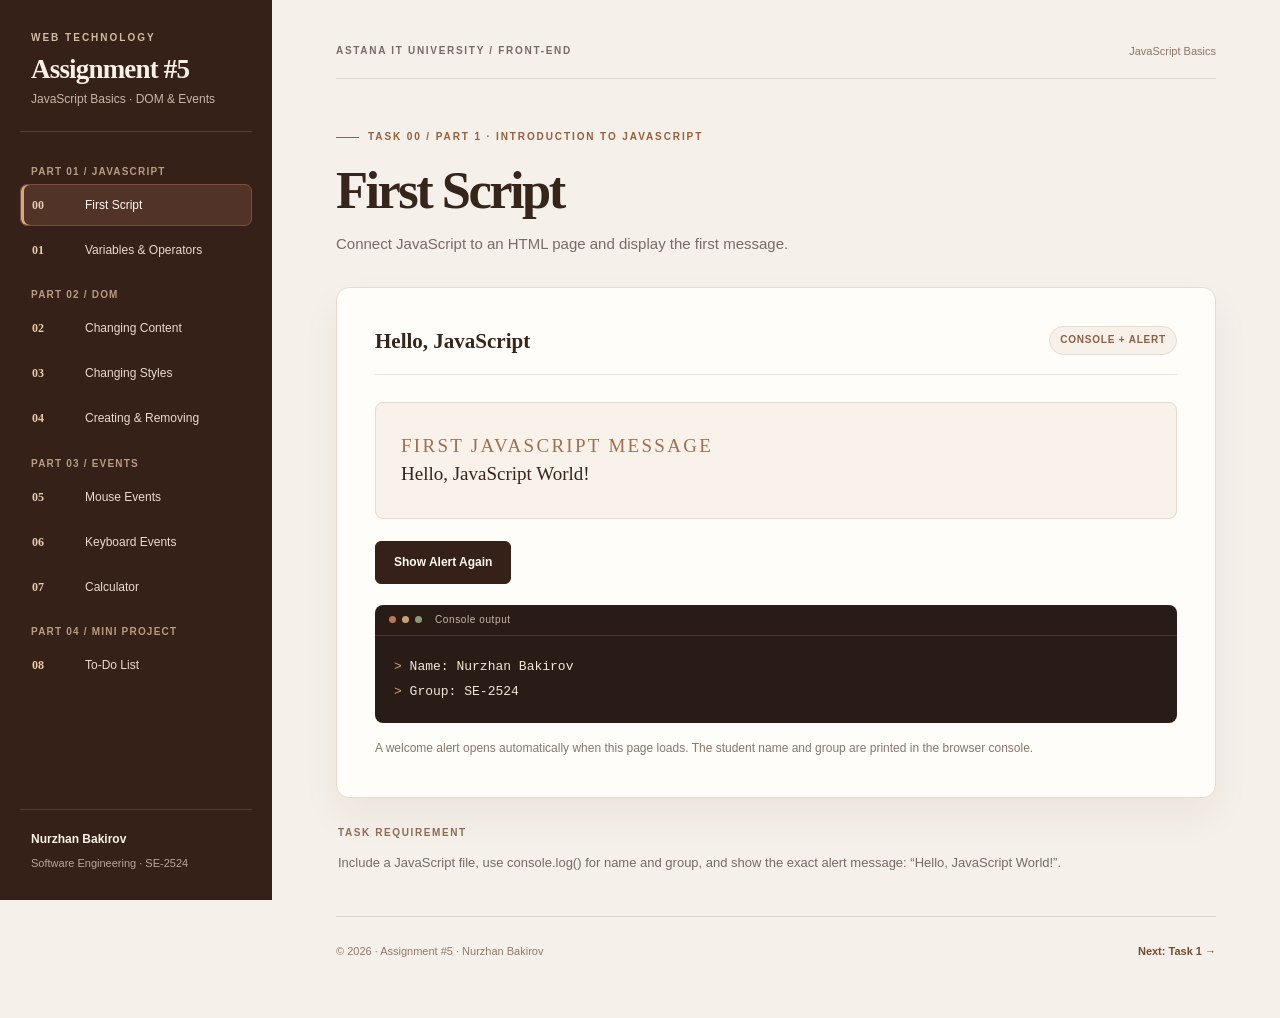
<file: webassignment5/index.html>
<!DOCTYPE html>
<html lang="en">
<head>
  <meta charset="UTF-8">
  <meta name="viewport" content="width=device-width, initial-scale=1.0">
  <meta name="description" content="Assignment 5: JavaScript Basics - Task 0: First Script.">
  <title>Task 0 - First Script | Assignment #5</title>
  <link rel="stylesheet" href="style.css">
  <script src="script.js" defer></script>
</head>
<body data-task="0">
  <div class="layout">
    <aside class="sidebar">
      <div class="brand"><span class="brand-small">Web Technology</span><h2>Assignment #5</h2><p>JavaScript Basics · DOM &amp; Events</p></div>
      <nav aria-label="Assignment tasks">
        <div class="nav-group">Part 01 / JavaScript</div>
        <a class="task-link active" href="index.html" aria-current="page"><span class="number">00</span><span class="name">First Script</span></a>
        <a class="task-link" href="task1.html"><span class="number">01</span><span class="name">Variables &amp; Operators</span></a>
        <div class="nav-group">Part 02 / DOM</div>
        <a class="task-link" href="task2.html"><span class="number">02</span><span class="name">Changing Content</span></a>
        <a class="task-link" href="task3.html"><span class="number">03</span><span class="name">Changing Styles</span></a>
        <a class="task-link" href="task4.html"><span class="number">04</span><span class="name">Creating &amp; Removing</span></a>
        <div class="nav-group">Part 03 / Events</div>
        <a class="task-link" href="task5.html"><span class="number">05</span><span class="name">Mouse Events</span></a>
        <a class="task-link" href="task6.html"><span class="number">06</span><span class="name">Keyboard Events</span></a>
        <a class="task-link" href="task7.html"><span class="number">07</span><span class="name">Calculator</span></a>
        <div class="nav-group">Part 04 / Mini Project</div>
        <a class="task-link" href="task8.html"><span class="number">08</span><span class="name">To-Do List</span></a>
      </nav>
      <div class="sidebar-bottom"><strong>Nurzhan Bakirov</strong><span>Software Engineering · SE-2524</span></div>
    </aside>
    <main class="main">
      <div class="main-inner">
        <header class="topline"><span class="crumbs">Astana IT University / Front-End</span><span class="course">JavaScript Basics</span></header>
        <section class="intro">
          <span class="eyebrow">Task 00 / Part 1 · Introduction to JavaScript</span>
          <h1>First Script</h1>
          <p>Connect JavaScript to an HTML page and display the first message.</p>
        </section>
        <section class="workspace" aria-labelledby="demo-title">
          <div class="workspace-head"><h3 id="demo-title">Hello, JavaScript</h3><span class="pill">Console + Alert</span></div>
          <div class="demo-block"><p class="small-label">First JavaScript message</p><p>Hello, JavaScript World!</p></div>
  <div class="button-row"><button class="btn" id="show-alert" type="button">Show Alert Again</button></div>
  <div class="terminal"><div class="terminal-top"><span class="dot"></span><span class="dot"></span><span class="dot"></span> Console output</div><code><span class="prompt">&gt;</span> Name: Nurzhan Bakirov
<span class="prompt">&gt;</span> Group: SE-2524</code></div>
          <p class="note">A welcome alert opens automatically when this page loads. The student name and group are printed in the browser console.</p>
        </section>
        <section class="requirements"><h3>Task requirement</h3><p>Include a JavaScript file, use console.log() for name and group, and show the exact alert message: “Hello, JavaScript World!”.</p></section>
        <footer class="page-foot"><span>© 2026 · Assignment #5 · Nurzhan Bakirov</span><a href="task1.html">Next: Task 1 →</a></footer>
      </div>
    </main>
  </div>
</body>
</html>
</file>
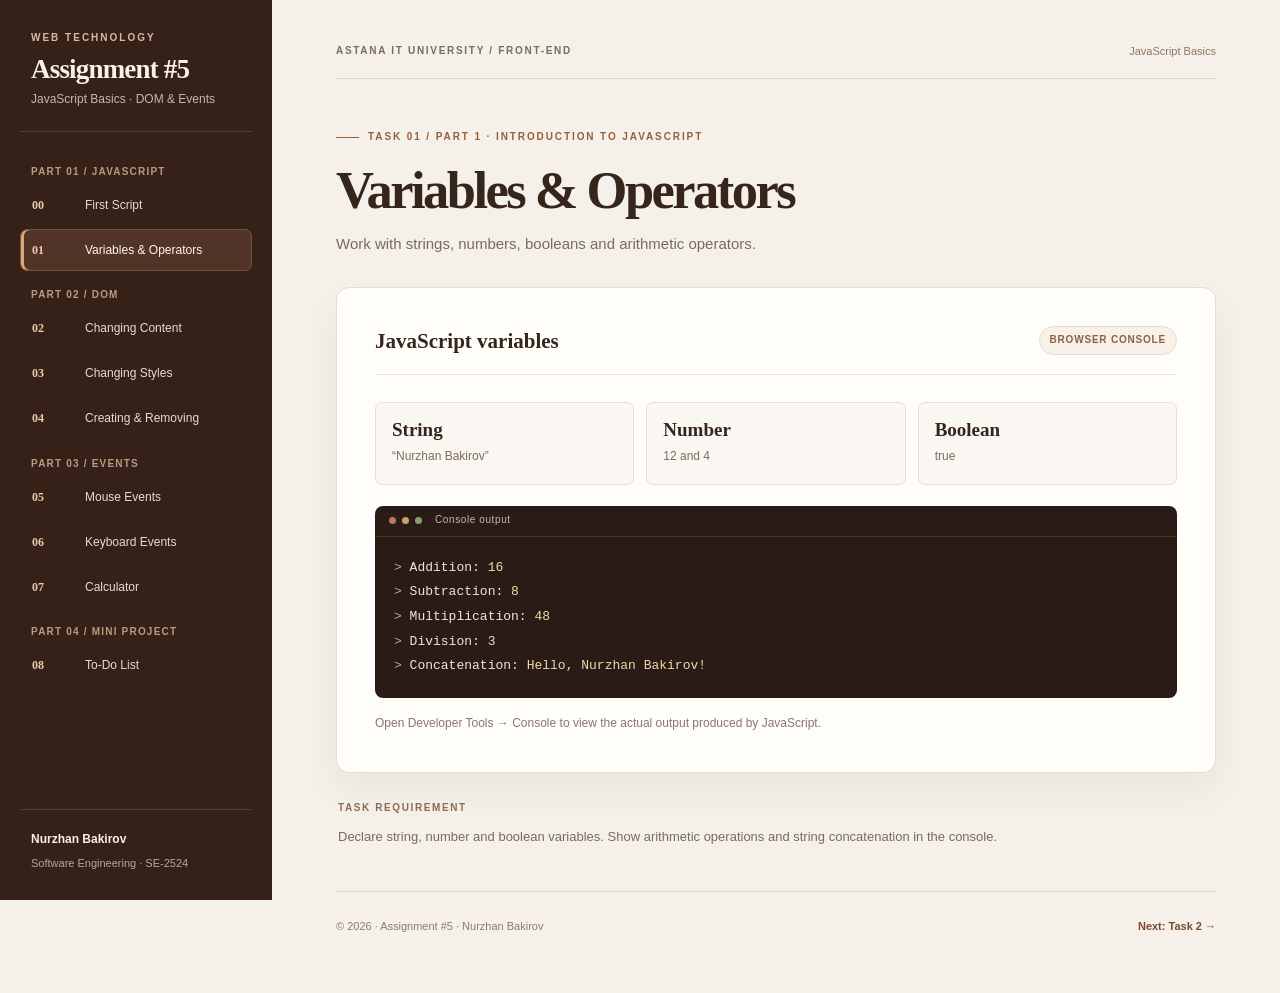
<file: webassignment5/task1.html>
<!DOCTYPE html>
<html lang="en">
<head>
  <meta charset="UTF-8">
  <meta name="viewport" content="width=device-width, initial-scale=1.0">
  <meta name="description" content="Assignment 5: JavaScript Basics - Task 1: Variables &amp; Operators.">
  <title>Task 1 - Variables &amp; Operators | Assignment #5</title>
  <link rel="stylesheet" href="style.css">
  <script src="script.js" defer></script>
</head>
<body data-task="1">
  <div class="layout">
    <aside class="sidebar">
      <div class="brand"><span class="brand-small">Web Technology</span><h2>Assignment #5</h2><p>JavaScript Basics · DOM &amp; Events</p></div>
      <nav aria-label="Assignment tasks">
        <div class="nav-group">Part 01 / JavaScript</div>
        <a class="task-link" href="index.html"><span class="number">00</span><span class="name">First Script</span></a>
        <a class="task-link active" href="task1.html" aria-current="page"><span class="number">01</span><span class="name">Variables &amp; Operators</span></a>
        <div class="nav-group">Part 02 / DOM</div>
        <a class="task-link" href="task2.html"><span class="number">02</span><span class="name">Changing Content</span></a>
        <a class="task-link" href="task3.html"><span class="number">03</span><span class="name">Changing Styles</span></a>
        <a class="task-link" href="task4.html"><span class="number">04</span><span class="name">Creating &amp; Removing</span></a>
        <div class="nav-group">Part 03 / Events</div>
        <a class="task-link" href="task5.html"><span class="number">05</span><span class="name">Mouse Events</span></a>
        <a class="task-link" href="task6.html"><span class="number">06</span><span class="name">Keyboard Events</span></a>
        <a class="task-link" href="task7.html"><span class="number">07</span><span class="name">Calculator</span></a>
        <div class="nav-group">Part 04 / Mini Project</div>
        <a class="task-link" href="task8.html"><span class="number">08</span><span class="name">To-Do List</span></a>
      </nav>
      <div class="sidebar-bottom"><strong>Nurzhan Bakirov</strong><span>Software Engineering · SE-2524</span></div>
    </aside>
    <main class="main">
      <div class="main-inner">
        <header class="topline"><span class="crumbs">Astana IT University / Front-End</span><span class="course">JavaScript Basics</span></header>
        <section class="intro">
          <span class="eyebrow">Task 01 / Part 1 · Introduction to JavaScript</span>
          <h1>Variables &amp; Operators</h1>
          <p>Work with strings, numbers, booleans and arithmetic operators.</p>
        </section>
        <section class="workspace" aria-labelledby="demo-title">
          <div class="workspace-head"><h3 id="demo-title">JavaScript variables</h3><span class="pill">Browser console</span></div>
          <div class="inline-steps"><div class="info-box"><strong>String</strong><span>“Nurzhan Bakirov”</span></div><div class="info-box"><strong>Number</strong><span>12 and 4</span></div><div class="info-box"><strong>Boolean</strong><span>true</span></div></div>
  <div class="terminal"><div class="terminal-top"><span class="dot"></span><span class="dot"></span><span class="dot"></span> Console output</div><code><span class="prompt">&gt;</span> Addition: <span class="value">16</span>
<span class="prompt">&gt;</span> Subtraction: <span class="value">8</span>
<span class="prompt">&gt;</span> Multiplication: <span class="value">48</span>
<span class="prompt">&gt;</span> Division: <span class="value">3</span>
<span class="prompt">&gt;</span> Concatenation: <span class="value">Hello, Nurzhan Bakirov!</span></code></div>
          <p class="note">Open Developer Tools → Console to view the actual output produced by JavaScript.</p>
        </section>
        <section class="requirements"><h3>Task requirement</h3><p>Declare string, number and boolean variables. Show arithmetic operations and string concatenation in the console.</p></section>
        <footer class="page-foot"><span>© 2026 · Assignment #5 · Nurzhan Bakirov</span><a href="task2.html">Next: Task 2 →</a></footer>
      </div>
    </main>
  </div>
</body>
</html>
</file>
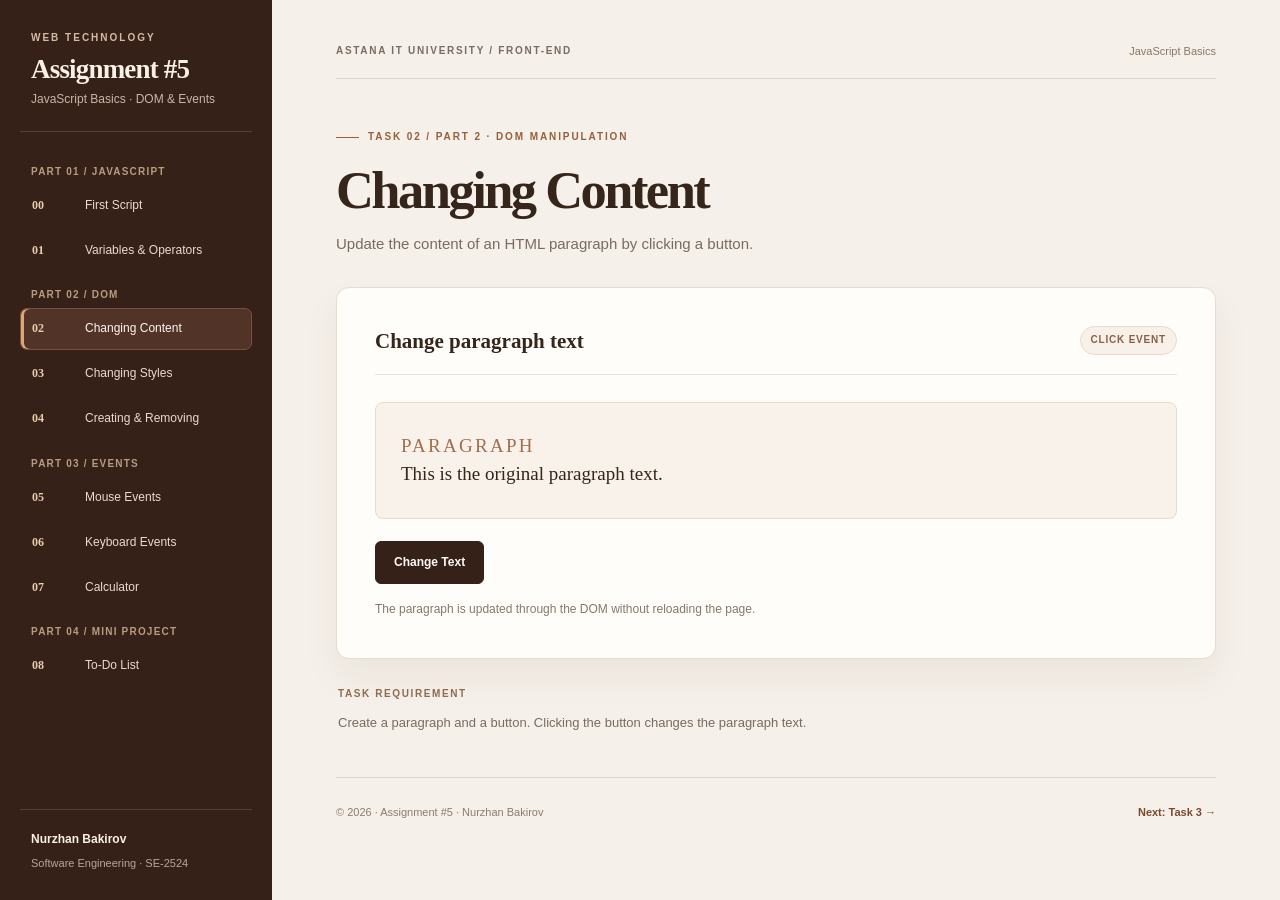
<file: webassignment5/task2.html>
<!DOCTYPE html>
<html lang="en">
<head>
  <meta charset="UTF-8">
  <meta name="viewport" content="width=device-width, initial-scale=1.0">
  <meta name="description" content="Assignment 5: JavaScript Basics - Task 2: Changing Content.">
  <title>Task 2 - Changing Content | Assignment #5</title>
  <link rel="stylesheet" href="style.css">
  <script src="script.js" defer></script>
</head>
<body data-task="2">
  <div class="layout">
    <aside class="sidebar">
      <div class="brand"><span class="brand-small">Web Technology</span><h2>Assignment #5</h2><p>JavaScript Basics · DOM &amp; Events</p></div>
      <nav aria-label="Assignment tasks">
        <div class="nav-group">Part 01 / JavaScript</div>
        <a class="task-link" href="index.html"><span class="number">00</span><span class="name">First Script</span></a>
        <a class="task-link" href="task1.html"><span class="number">01</span><span class="name">Variables &amp; Operators</span></a>
        <div class="nav-group">Part 02 / DOM</div>
        <a class="task-link active" href="task2.html" aria-current="page"><span class="number">02</span><span class="name">Changing Content</span></a>
        <a class="task-link" href="task3.html"><span class="number">03</span><span class="name">Changing Styles</span></a>
        <a class="task-link" href="task4.html"><span class="number">04</span><span class="name">Creating &amp; Removing</span></a>
        <div class="nav-group">Part 03 / Events</div>
        <a class="task-link" href="task5.html"><span class="number">05</span><span class="name">Mouse Events</span></a>
        <a class="task-link" href="task6.html"><span class="number">06</span><span class="name">Keyboard Events</span></a>
        <a class="task-link" href="task7.html"><span class="number">07</span><span class="name">Calculator</span></a>
        <div class="nav-group">Part 04 / Mini Project</div>
        <a class="task-link" href="task8.html"><span class="number">08</span><span class="name">To-Do List</span></a>
      </nav>
      <div class="sidebar-bottom"><strong>Nurzhan Bakirov</strong><span>Software Engineering · SE-2524</span></div>
    </aside>
    <main class="main">
      <div class="main-inner">
        <header class="topline"><span class="crumbs">Astana IT University / Front-End</span><span class="course">JavaScript Basics</span></header>
        <section class="intro">
          <span class="eyebrow">Task 02 / Part 2 · DOM Manipulation</span>
          <h1>Changing Content</h1>
          <p>Update the content of an HTML paragraph by clicking a button.</p>
        </section>
        <section class="workspace" aria-labelledby="demo-title">
          <div class="workspace-head"><h3 id="demo-title">Change paragraph text</h3><span class="pill">Click event</span></div>
          <div class="demo-block"><p class="small-label">Paragraph</p><p id="change-paragraph" aria-live="polite">This is the original paragraph text.</p></div>
<div class="button-row"><button class="btn" type="button" id="change-text">Change Text</button></div>
          <p class="note">The paragraph is updated through the DOM without reloading the page.</p>
        </section>
        <section class="requirements"><h3>Task requirement</h3><p>Create a paragraph and a button. Clicking the button changes the paragraph text.</p></section>
        <footer class="page-foot"><span>© 2026 · Assignment #5 · Nurzhan Bakirov</span><a href="task3.html">Next: Task 3 →</a></footer>
      </div>
    </main>
  </div>
</body>
</html>
</file>
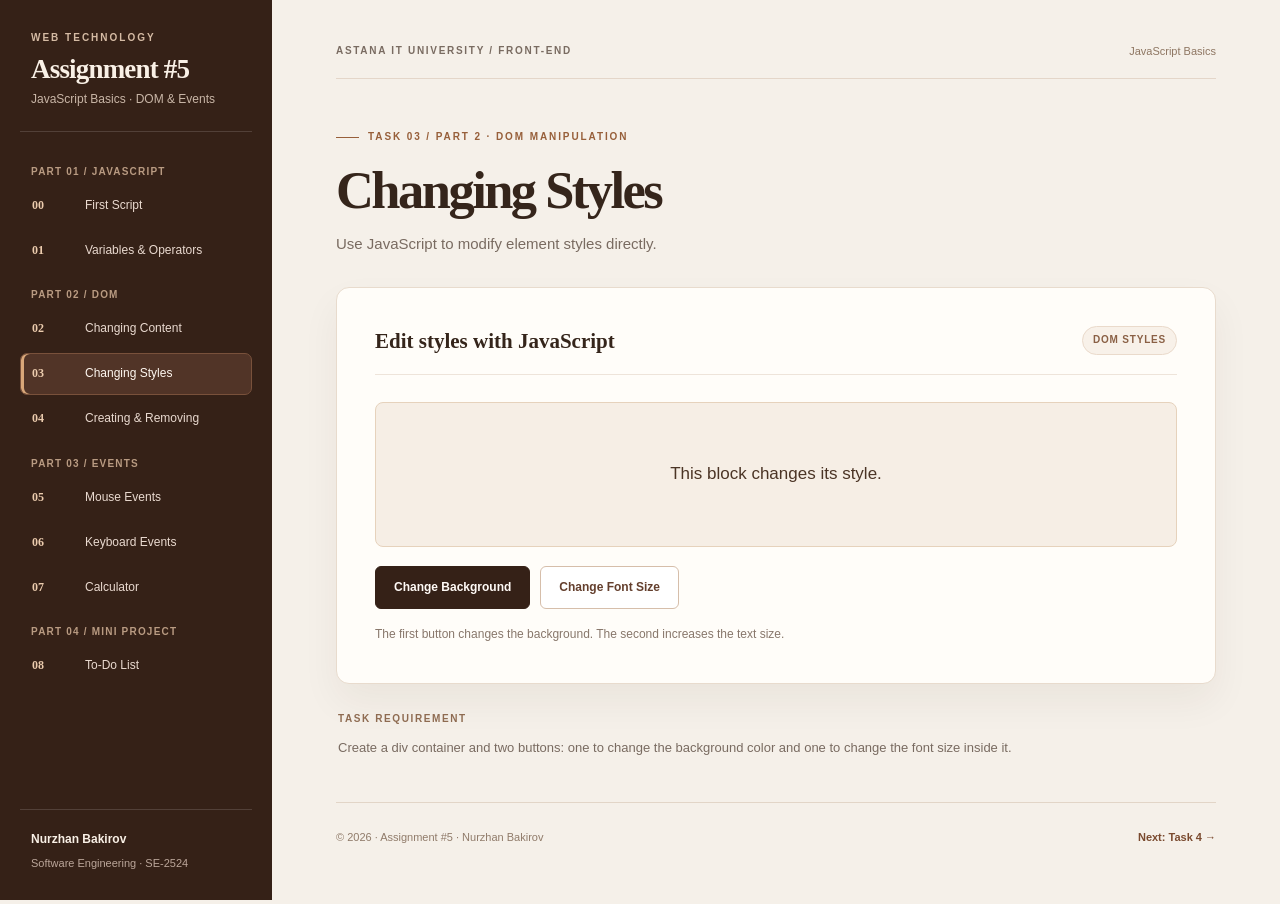
<file: webassignment5/task3.html>
<!DOCTYPE html>
<html lang="en">
<head>
  <meta charset="UTF-8">
  <meta name="viewport" content="width=device-width, initial-scale=1.0">
  <meta name="description" content="Assignment 5: JavaScript Basics - Task 3: Changing Styles.">
  <title>Task 3 - Changing Styles | Assignment #5</title>
  <link rel="stylesheet" href="style.css">
  <script src="script.js" defer></script>
</head>
<body data-task="3">
  <div class="layout">
    <aside class="sidebar">
      <div class="brand"><span class="brand-small">Web Technology</span><h2>Assignment #5</h2><p>JavaScript Basics · DOM &amp; Events</p></div>
      <nav aria-label="Assignment tasks">
        <div class="nav-group">Part 01 / JavaScript</div>
        <a class="task-link" href="index.html"><span class="number">00</span><span class="name">First Script</span></a>
        <a class="task-link" href="task1.html"><span class="number">01</span><span class="name">Variables &amp; Operators</span></a>
        <div class="nav-group">Part 02 / DOM</div>
        <a class="task-link" href="task2.html"><span class="number">02</span><span class="name">Changing Content</span></a>
        <a class="task-link active" href="task3.html" aria-current="page"><span class="number">03</span><span class="name">Changing Styles</span></a>
        <a class="task-link" href="task4.html"><span class="number">04</span><span class="name">Creating &amp; Removing</span></a>
        <div class="nav-group">Part 03 / Events</div>
        <a class="task-link" href="task5.html"><span class="number">05</span><span class="name">Mouse Events</span></a>
        <a class="task-link" href="task6.html"><span class="number">06</span><span class="name">Keyboard Events</span></a>
        <a class="task-link" href="task7.html"><span class="number">07</span><span class="name">Calculator</span></a>
        <div class="nav-group">Part 04 / Mini Project</div>
        <a class="task-link" href="task8.html"><span class="number">08</span><span class="name">To-Do List</span></a>
      </nav>
      <div class="sidebar-bottom"><strong>Nurzhan Bakirov</strong><span>Software Engineering · SE-2524</span></div>
    </aside>
    <main class="main">
      <div class="main-inner">
        <header class="topline"><span class="crumbs">Astana IT University / Front-End</span><span class="course">JavaScript Basics</span></header>
        <section class="intro">
          <span class="eyebrow">Task 03 / Part 2 · DOM Manipulation</span>
          <h1>Changing Styles</h1>
          <p>Use JavaScript to modify element styles directly.</p>
        </section>
        <section class="workspace" aria-labelledby="demo-title">
          <div class="workspace-head"><h3 id="demo-title">Edit styles with JavaScript</h3><span class="pill">DOM styles</span></div>
          <div class="color-box" id="style-block"><p id="style-text">This block changes its style.</p></div>
<div class="button-row"><button class="btn" id="change-color" type="button">Change Background</button><button class="btn secondary" id="change-size" type="button">Change Font Size</button></div>
          <p class="note">The first button changes the background. The second increases the text size.</p>
        </section>
        <section class="requirements"><h3>Task requirement</h3><p>Create a div container and two buttons: one to change the background color and one to change the font size inside it.</p></section>
        <footer class="page-foot"><span>© 2026 · Assignment #5 · Nurzhan Bakirov</span><a href="task4.html">Next: Task 4 →</a></footer>
      </div>
    </main>
  </div>
</body>
</html>
</file>
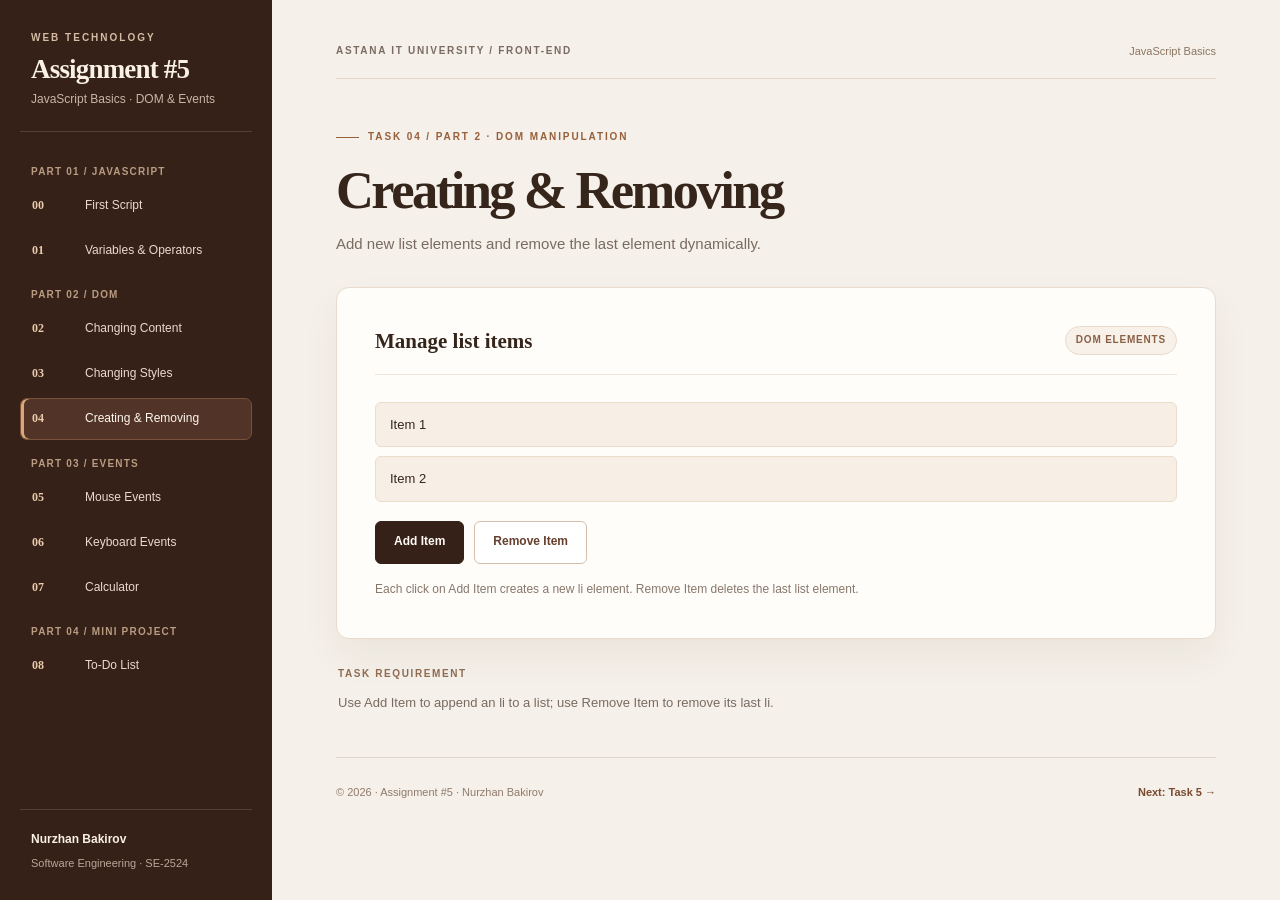
<file: webassignment5/task4.html>
<!DOCTYPE html>
<html lang="en">
<head>
  <meta charset="UTF-8">
  <meta name="viewport" content="width=device-width, initial-scale=1.0">
  <meta name="description" content="Assignment 5: JavaScript Basics - Task 4: Creating &amp; Removing.">
  <title>Task 4 - Creating &amp; Removing | Assignment #5</title>
  <link rel="stylesheet" href="style.css">
  <script src="script.js" defer></script>
</head>
<body data-task="4">
  <div class="layout">
    <aside class="sidebar">
      <div class="brand"><span class="brand-small">Web Technology</span><h2>Assignment #5</h2><p>JavaScript Basics · DOM &amp; Events</p></div>
      <nav aria-label="Assignment tasks">
        <div class="nav-group">Part 01 / JavaScript</div>
        <a class="task-link" href="index.html"><span class="number">00</span><span class="name">First Script</span></a>
        <a class="task-link" href="task1.html"><span class="number">01</span><span class="name">Variables &amp; Operators</span></a>
        <div class="nav-group">Part 02 / DOM</div>
        <a class="task-link" href="task2.html"><span class="number">02</span><span class="name">Changing Content</span></a>
        <a class="task-link" href="task3.html"><span class="number">03</span><span class="name">Changing Styles</span></a>
        <a class="task-link active" href="task4.html" aria-current="page"><span class="number">04</span><span class="name">Creating &amp; Removing</span></a>
        <div class="nav-group">Part 03 / Events</div>
        <a class="task-link" href="task5.html"><span class="number">05</span><span class="name">Mouse Events</span></a>
        <a class="task-link" href="task6.html"><span class="number">06</span><span class="name">Keyboard Events</span></a>
        <a class="task-link" href="task7.html"><span class="number">07</span><span class="name">Calculator</span></a>
        <div class="nav-group">Part 04 / Mini Project</div>
        <a class="task-link" href="task8.html"><span class="number">08</span><span class="name">To-Do List</span></a>
      </nav>
      <div class="sidebar-bottom"><strong>Nurzhan Bakirov</strong><span>Software Engineering · SE-2524</span></div>
    </aside>
    <main class="main">
      <div class="main-inner">
        <header class="topline"><span class="crumbs">Astana IT University / Front-End</span><span class="course">JavaScript Basics</span></header>
        <section class="intro">
          <span class="eyebrow">Task 04 / Part 2 · DOM Manipulation</span>
          <h1>Creating &amp; Removing</h1>
          <p>Add new list elements and remove the last element dynamically.</p>
        </section>
        <section class="workspace" aria-labelledby="demo-title">
          <div class="workspace-head"><h3 id="demo-title">Manage list items</h3><span class="pill">DOM elements</span></div>
          <ul class="list-demo" id="item-list" aria-live="polite"><li>Item 1</li><li>Item 2</li></ul>
<div class="button-row"><button class="btn" id="add-item" type="button">Add Item</button><button class="btn secondary" id="remove-item" type="button">Remove Item</button></div>
          <p class="note">Each click on Add Item creates a new li element. Remove Item deletes the last list element.</p>
        </section>
        <section class="requirements"><h3>Task requirement</h3><p>Use Add Item to append an li to a list; use Remove Item to remove its last li.</p></section>
        <footer class="page-foot"><span>© 2026 · Assignment #5 · Nurzhan Bakirov</span><a href="task5.html">Next: Task 5 →</a></footer>
      </div>
    </main>
  </div>
</body>
</html>
</file>
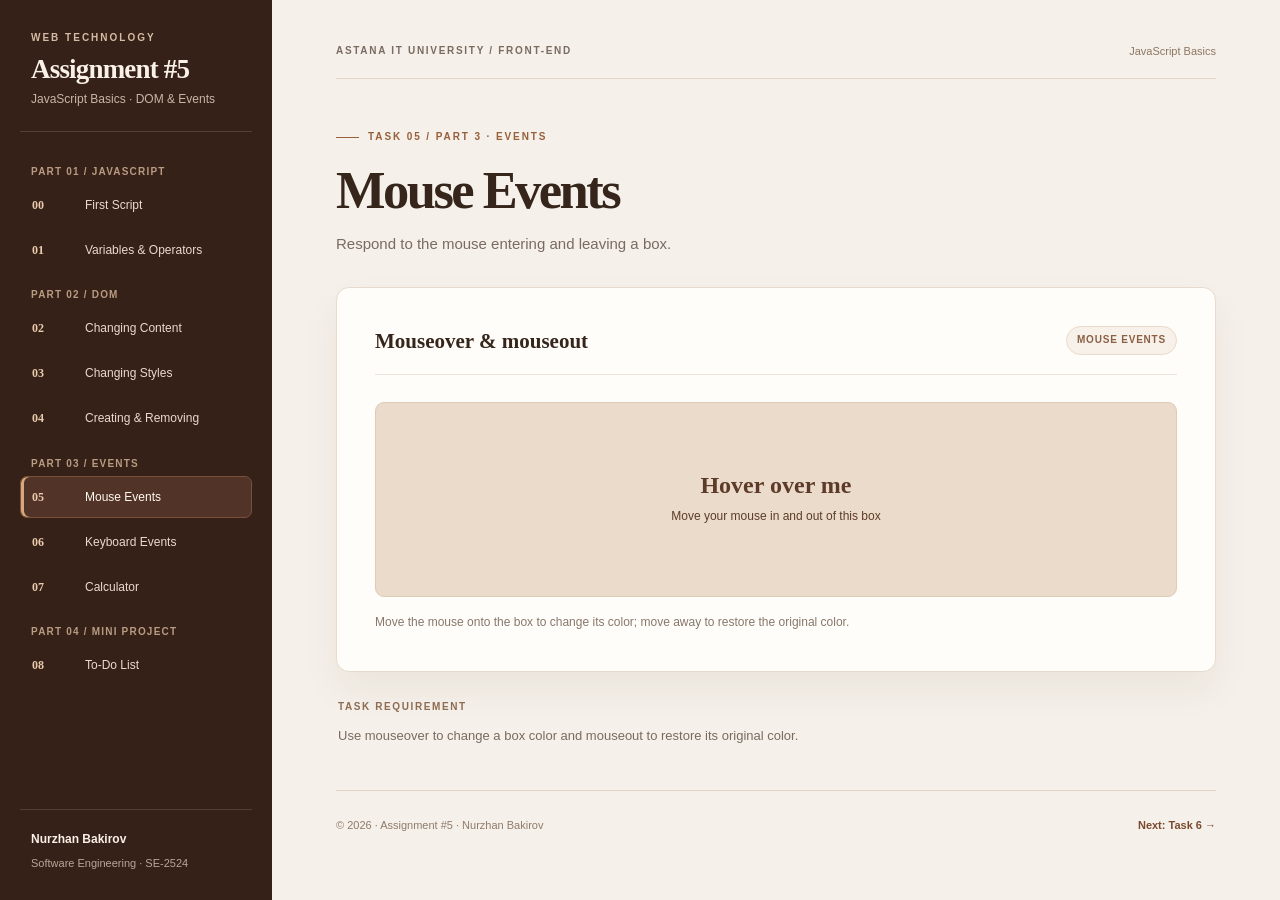
<file: webassignment5/task5.html>
<!DOCTYPE html>
<html lang="en">
<head>
  <meta charset="UTF-8">
  <meta name="viewport" content="width=device-width, initial-scale=1.0">
  <meta name="description" content="Assignment 5: JavaScript Basics - Task 5: Mouse Events.">
  <title>Task 5 - Mouse Events | Assignment #5</title>
  <link rel="stylesheet" href="style.css">
  <script src="script.js" defer></script>
</head>
<body data-task="5">
  <div class="layout">
    <aside class="sidebar">
      <div class="brand"><span class="brand-small">Web Technology</span><h2>Assignment #5</h2><p>JavaScript Basics · DOM &amp; Events</p></div>
      <nav aria-label="Assignment tasks">
        <div class="nav-group">Part 01 / JavaScript</div>
        <a class="task-link" href="index.html"><span class="number">00</span><span class="name">First Script</span></a>
        <a class="task-link" href="task1.html"><span class="number">01</span><span class="name">Variables &amp; Operators</span></a>
        <div class="nav-group">Part 02 / DOM</div>
        <a class="task-link" href="task2.html"><span class="number">02</span><span class="name">Changing Content</span></a>
        <a class="task-link" href="task3.html"><span class="number">03</span><span class="name">Changing Styles</span></a>
        <a class="task-link" href="task4.html"><span class="number">04</span><span class="name">Creating &amp; Removing</span></a>
        <div class="nav-group">Part 03 / Events</div>
        <a class="task-link active" href="task5.html" aria-current="page"><span class="number">05</span><span class="name">Mouse Events</span></a>
        <a class="task-link" href="task6.html"><span class="number">06</span><span class="name">Keyboard Events</span></a>
        <a class="task-link" href="task7.html"><span class="number">07</span><span class="name">Calculator</span></a>
        <div class="nav-group">Part 04 / Mini Project</div>
        <a class="task-link" href="task8.html"><span class="number">08</span><span class="name">To-Do List</span></a>
      </nav>
      <div class="sidebar-bottom"><strong>Nurzhan Bakirov</strong><span>Software Engineering · SE-2524</span></div>
    </aside>
    <main class="main">
      <div class="main-inner">
        <header class="topline"><span class="crumbs">Astana IT University / Front-End</span><span class="course">JavaScript Basics</span></header>
        <section class="intro">
          <span class="eyebrow">Task 05 / Part 3 · Events</span>
          <h1>Mouse Events</h1>
          <p>Respond to the mouse entering and leaving a box.</p>
        </section>
        <section class="workspace" aria-labelledby="demo-title">
          <div class="workspace-head"><h3 id="demo-title">Mouseover &amp; mouseout</h3><span class="pill">Mouse events</span></div>
          <div class="mouse-target" id="mouse-box"><strong>Hover over me</strong><span>Move your mouse in and out of this box</span></div>
          <p class="note">Move the mouse onto the box to change its color; move away to restore the original color.</p>
        </section>
        <section class="requirements"><h3>Task requirement</h3><p>Use mouseover to change a box color and mouseout to restore its original color.</p></section>
        <footer class="page-foot"><span>© 2026 · Assignment #5 · Nurzhan Bakirov</span><a href="task6.html">Next: Task 6 →</a></footer>
      </div>
    </main>
  </div>
</body>
</html>
</file>
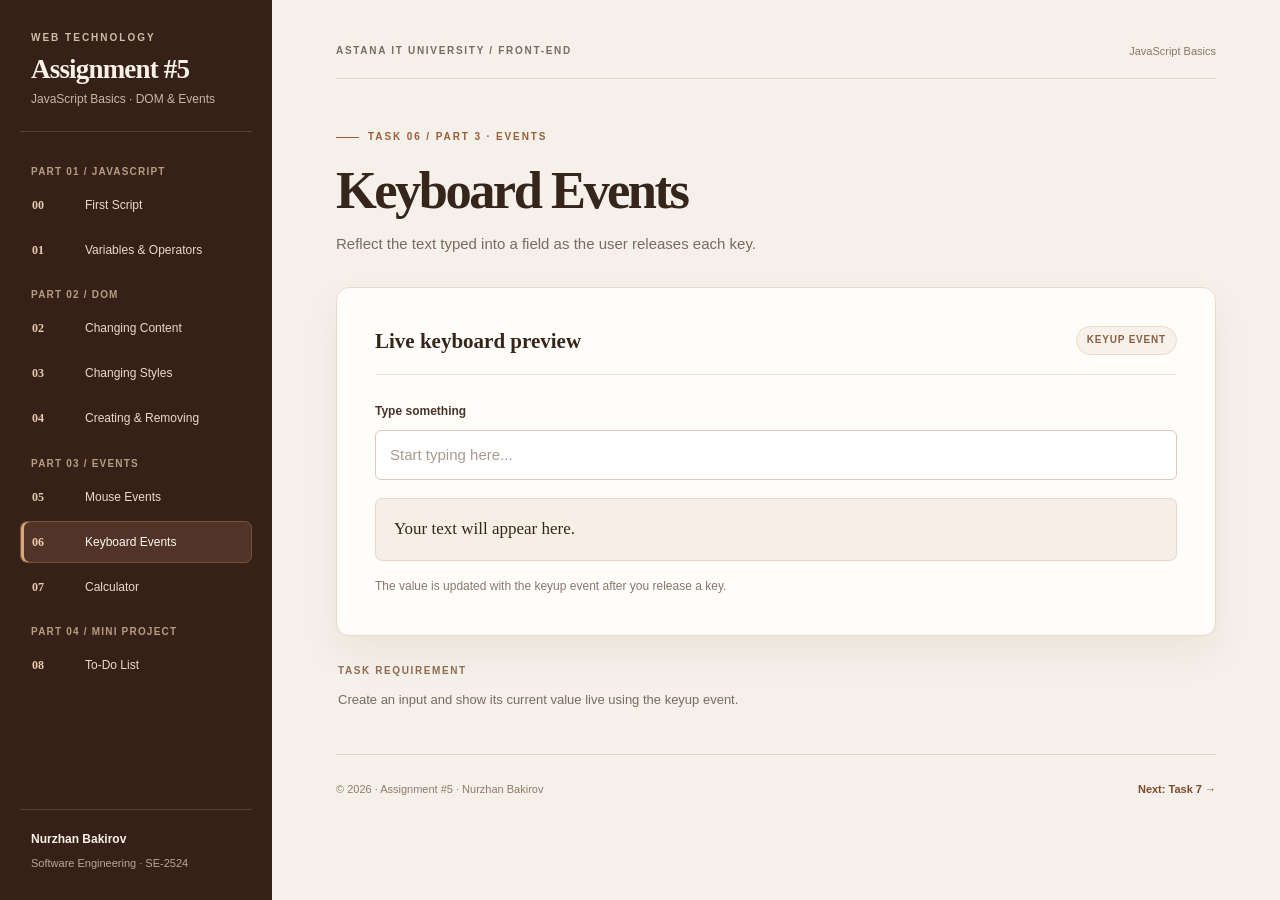
<file: webassignment5/task6.html>
<!DOCTYPE html>
<html lang="en">
<head>
  <meta charset="UTF-8">
  <meta name="viewport" content="width=device-width, initial-scale=1.0">
  <meta name="description" content="Assignment 5: JavaScript Basics - Task 6: Keyboard Events.">
  <title>Task 6 - Keyboard Events | Assignment #5</title>
  <link rel="stylesheet" href="style.css">
  <script src="script.js" defer></script>
</head>
<body data-task="6">
  <div class="layout">
    <aside class="sidebar">
      <div class="brand"><span class="brand-small">Web Technology</span><h2>Assignment #5</h2><p>JavaScript Basics · DOM &amp; Events</p></div>
      <nav aria-label="Assignment tasks">
        <div class="nav-group">Part 01 / JavaScript</div>
        <a class="task-link" href="index.html"><span class="number">00</span><span class="name">First Script</span></a>
        <a class="task-link" href="task1.html"><span class="number">01</span><span class="name">Variables &amp; Operators</span></a>
        <div class="nav-group">Part 02 / DOM</div>
        <a class="task-link" href="task2.html"><span class="number">02</span><span class="name">Changing Content</span></a>
        <a class="task-link" href="task3.html"><span class="number">03</span><span class="name">Changing Styles</span></a>
        <a class="task-link" href="task4.html"><span class="number">04</span><span class="name">Creating &amp; Removing</span></a>
        <div class="nav-group">Part 03 / Events</div>
        <a class="task-link" href="task5.html"><span class="number">05</span><span class="name">Mouse Events</span></a>
        <a class="task-link active" href="task6.html" aria-current="page"><span class="number">06</span><span class="name">Keyboard Events</span></a>
        <a class="task-link" href="task7.html"><span class="number">07</span><span class="name">Calculator</span></a>
        <div class="nav-group">Part 04 / Mini Project</div>
        <a class="task-link" href="task8.html"><span class="number">08</span><span class="name">To-Do List</span></a>
      </nav>
      <div class="sidebar-bottom"><strong>Nurzhan Bakirov</strong><span>Software Engineering · SE-2524</span></div>
    </aside>
    <main class="main">
      <div class="main-inner">
        <header class="topline"><span class="crumbs">Astana IT University / Front-End</span><span class="course">JavaScript Basics</span></header>
        <section class="intro">
          <span class="eyebrow">Task 06 / Part 3 · Events</span>
          <h1>Keyboard Events</h1>
          <p>Reflect the text typed into a field as the user releases each key.</p>
        </section>
        <section class="workspace" aria-labelledby="demo-title">
          <div class="workspace-head"><h3 id="demo-title">Live keyboard preview</h3><span class="pill">Keyup event</span></div>
          <label class="label" for="keyboard-input">Type something</label><input class="field" type="text" id="keyboard-input" autocomplete="off" placeholder="Start typing here...">
<div class="output" aria-live="polite"><p id="keyboard-preview">Your text will appear here.</p></div>
          <p class="note">The value is updated with the keyup event after you release a key.</p>
        </section>
        <section class="requirements"><h3>Task requirement</h3><p>Create an input and show its current value live using the keyup event.</p></section>
        <footer class="page-foot"><span>© 2026 · Assignment #5 · Nurzhan Bakirov</span><a href="task7.html">Next: Task 7 →</a></footer>
      </div>
    </main>
  </div>
</body>
</html>
</file>
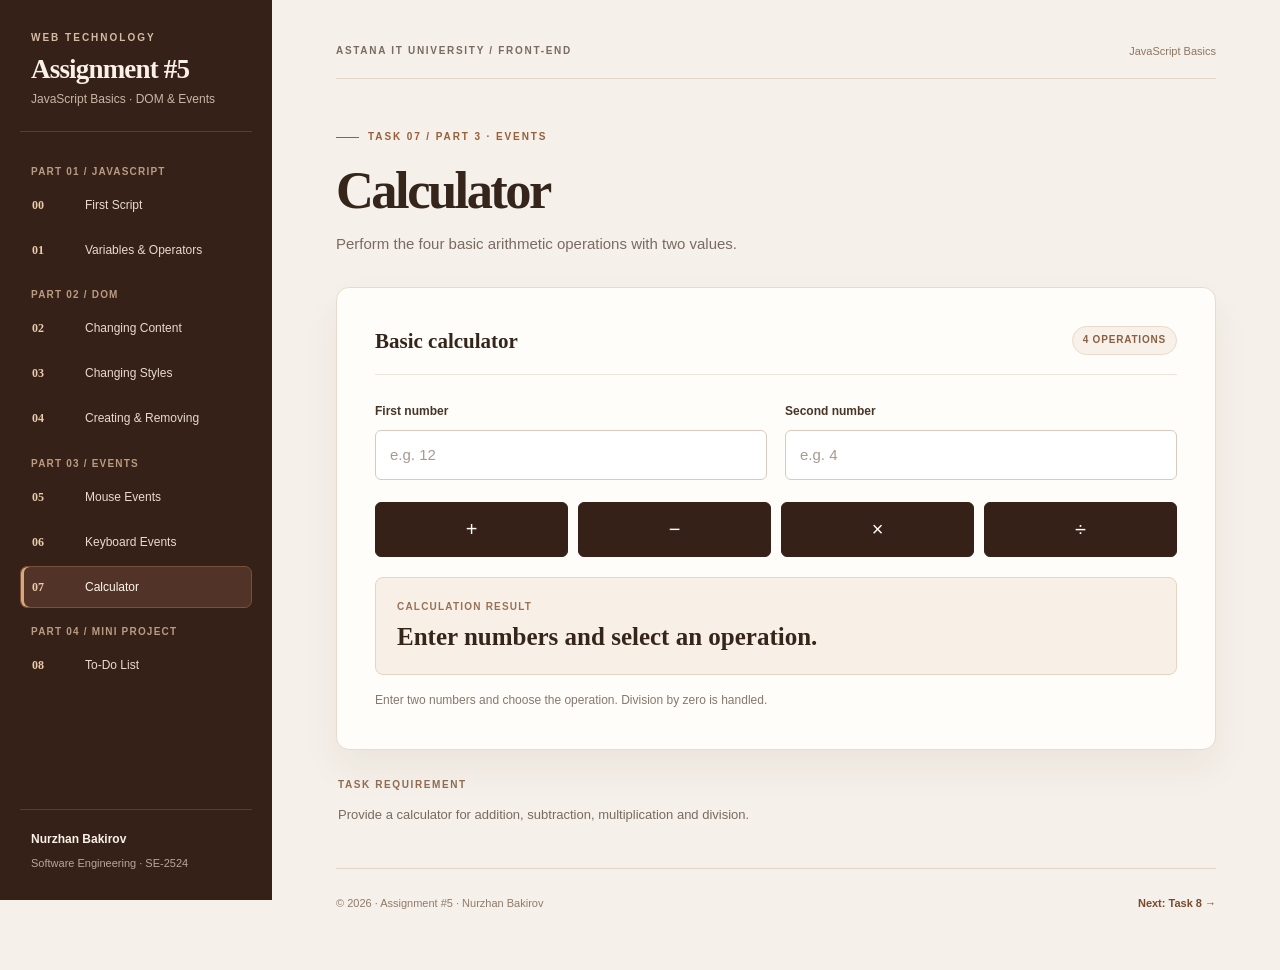
<file: webassignment5/task7.html>
<!DOCTYPE html>
<html lang="en">
<head>
  <meta charset="UTF-8">
  <meta name="viewport" content="width=device-width, initial-scale=1.0">
  <meta name="description" content="Assignment 5: JavaScript Basics - Task 7: Calculator.">
  <title>Task 7 - Calculator | Assignment #5</title>
  <link rel="stylesheet" href="style.css">
  <script src="script.js" defer></script>
</head>
<body data-task="7">
  <div class="layout">
    <aside class="sidebar">
      <div class="brand"><span class="brand-small">Web Technology</span><h2>Assignment #5</h2><p>JavaScript Basics · DOM &amp; Events</p></div>
      <nav aria-label="Assignment tasks">
        <div class="nav-group">Part 01 / JavaScript</div>
        <a class="task-link" href="index.html"><span class="number">00</span><span class="name">First Script</span></a>
        <a class="task-link" href="task1.html"><span class="number">01</span><span class="name">Variables &amp; Operators</span></a>
        <div class="nav-group">Part 02 / DOM</div>
        <a class="task-link" href="task2.html"><span class="number">02</span><span class="name">Changing Content</span></a>
        <a class="task-link" href="task3.html"><span class="number">03</span><span class="name">Changing Styles</span></a>
        <a class="task-link" href="task4.html"><span class="number">04</span><span class="name">Creating &amp; Removing</span></a>
        <div class="nav-group">Part 03 / Events</div>
        <a class="task-link" href="task5.html"><span class="number">05</span><span class="name">Mouse Events</span></a>
        <a class="task-link" href="task6.html"><span class="number">06</span><span class="name">Keyboard Events</span></a>
        <a class="task-link active" href="task7.html" aria-current="page"><span class="number">07</span><span class="name">Calculator</span></a>
        <div class="nav-group">Part 04 / Mini Project</div>
        <a class="task-link" href="task8.html"><span class="number">08</span><span class="name">To-Do List</span></a>
      </nav>
      <div class="sidebar-bottom"><strong>Nurzhan Bakirov</strong><span>Software Engineering · SE-2524</span></div>
    </aside>
    <main class="main">
      <div class="main-inner">
        <header class="topline"><span class="crumbs">Astana IT University / Front-End</span><span class="course">JavaScript Basics</span></header>
        <section class="intro">
          <span class="eyebrow">Task 07 / Part 3 · Events</span>
          <h1>Calculator</h1>
          <p>Perform the four basic arithmetic operations with two values.</p>
        </section>
        <section class="workspace" aria-labelledby="demo-title">
          <div class="workspace-head"><h3 id="demo-title">Basic calculator</h3><span class="pill">4 operations</span></div>
          <div class="calculator-fields"><div><label class="label" for="first-number">First number</label><input class="field" type="number" id="first-number" step="any" placeholder="e.g. 12"></div><div><label class="label" for="second-number">Second number</label><input class="field" type="number" id="second-number" step="any" placeholder="e.g. 4"></div></div>
<div class="calc-operations" aria-label="Calculator operations"><button class="btn" type="button" data-operation="add" aria-label="Addition">+</button><button class="btn" type="button" data-operation="subtract" aria-label="Subtraction">−</button><button class="btn" type="button" data-operation="multiply" aria-label="Multiplication">×</button><button class="btn" type="button" data-operation="divide" aria-label="Division">÷</button></div>
<div class="result-panel" aria-live="polite"><span>Calculation result</span><strong id="calculator-result">Enter numbers and select an operation.</strong></div>
          <p class="note">Enter two numbers and choose the operation. Division by zero is handled.</p>
        </section>
        <section class="requirements"><h3>Task requirement</h3><p>Provide a calculator for addition, subtraction, multiplication and division.</p></section>
        <footer class="page-foot"><span>© 2026 · Assignment #5 · Nurzhan Bakirov</span><a href="task8.html">Next: Task 8 →</a></footer>
      </div>
    </main>
  </div>
</body>
</html>
</file>
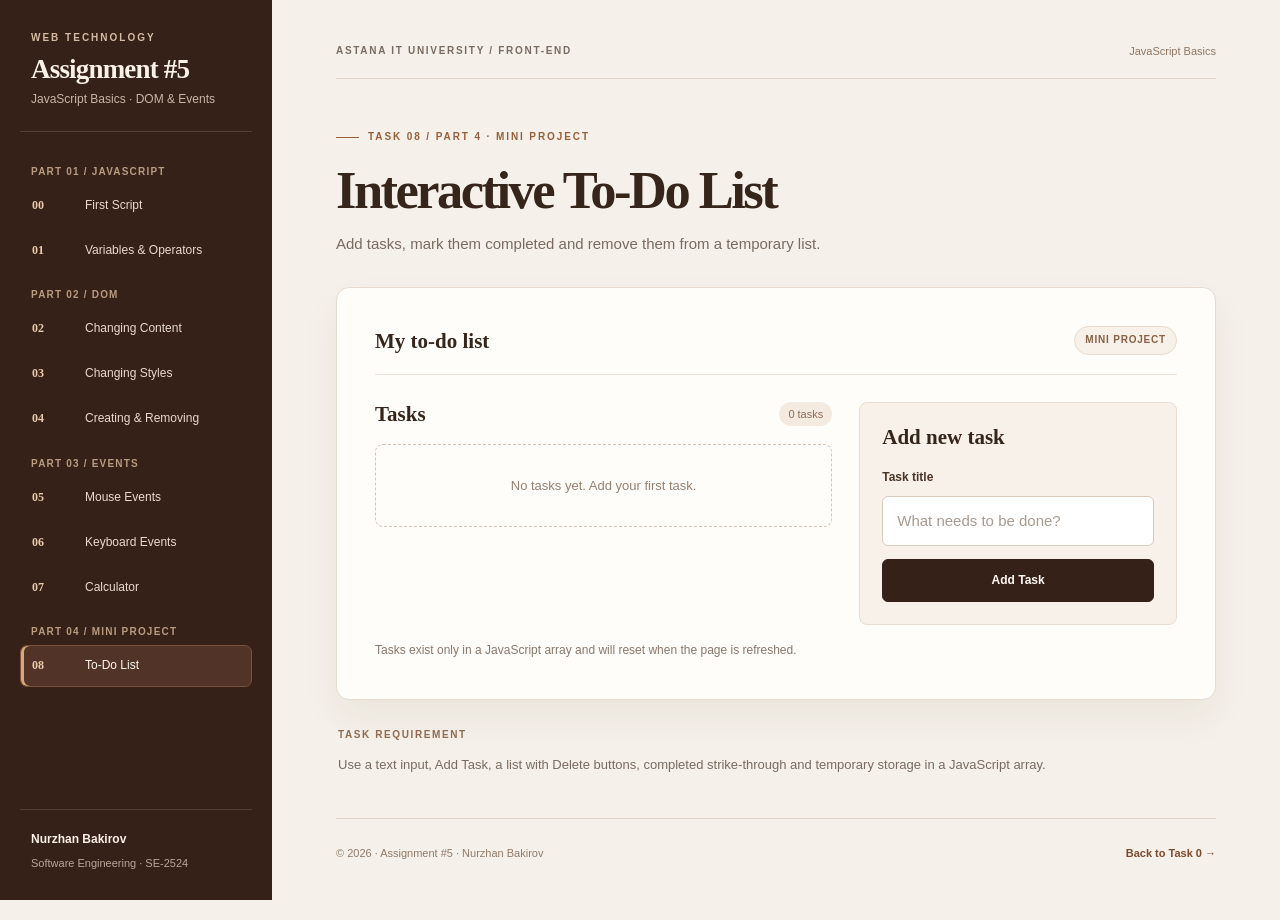
<file: webassignment5/task8.html>
<!DOCTYPE html>
<html lang="en">
<head>
  <meta charset="UTF-8">
  <meta name="viewport" content="width=device-width, initial-scale=1.0">
  <meta name="description" content="Assignment 5: JavaScript Basics - Task 8: Interactive To-Do List.">
  <title>Task 8 - Interactive To-Do List | Assignment #5</title>
  <link rel="stylesheet" href="style.css">
  <script src="script.js" defer></script>
</head>
<body data-task="8">
  <div class="layout">
    <aside class="sidebar">
      <div class="brand"><span class="brand-small">Web Technology</span><h2>Assignment #5</h2><p>JavaScript Basics · DOM &amp; Events</p></div>
      <nav aria-label="Assignment tasks">
        <div class="nav-group">Part 01 / JavaScript</div>
        <a class="task-link" href="index.html"><span class="number">00</span><span class="name">First Script</span></a>
        <a class="task-link" href="task1.html"><span class="number">01</span><span class="name">Variables &amp; Operators</span></a>
        <div class="nav-group">Part 02 / DOM</div>
        <a class="task-link" href="task2.html"><span class="number">02</span><span class="name">Changing Content</span></a>
        <a class="task-link" href="task3.html"><span class="number">03</span><span class="name">Changing Styles</span></a>
        <a class="task-link" href="task4.html"><span class="number">04</span><span class="name">Creating &amp; Removing</span></a>
        <div class="nav-group">Part 03 / Events</div>
        <a class="task-link" href="task5.html"><span class="number">05</span><span class="name">Mouse Events</span></a>
        <a class="task-link" href="task6.html"><span class="number">06</span><span class="name">Keyboard Events</span></a>
        <a class="task-link" href="task7.html"><span class="number">07</span><span class="name">Calculator</span></a>
        <div class="nav-group">Part 04 / Mini Project</div>
        <a class="task-link active" href="task8.html" aria-current="page"><span class="number">08</span><span class="name">To-Do List</span></a>
      </nav>
      <div class="sidebar-bottom"><strong>Nurzhan Bakirov</strong><span>Software Engineering · SE-2524</span></div>
    </aside>
    <main class="main">
      <div class="main-inner">
        <header class="topline"><span class="crumbs">Astana IT University / Front-End</span><span class="course">JavaScript Basics</span></header>
        <section class="intro">
          <span class="eyebrow">Task 08 / Part 4 · Mini Project</span>
          <h1>Interactive To-Do List</h1>
          <p>Add tasks, mark them completed and remove them from a temporary list.</p>
        </section>
        <section class="workspace" aria-labelledby="demo-title">
          <div class="workspace-head"><h3 id="demo-title">My to-do list</h3><span class="pill">Mini project</span></div>
          <div class="todo-grid"><section><div class="todo-header"><h4>Tasks</h4><span class="todo-count" id="todo-count">0 tasks</span></div><div class="todo-empty" id="todo-empty">No tasks yet. Add your first task.</div><ul class="todo-list" id="todo-list" aria-live="polite"></ul></section><form class="todo-form" id="todo-form"><h4>Add new task</h4><label class="label" for="new-task">Task title</label><input class="field" id="new-task" type="text" maxlength="150" placeholder="What needs to be done?" autocomplete="off"><button class="btn" type="submit">Add Task</button></form></div>
          <p class="note">Tasks exist only in a JavaScript array and will reset when the page is refreshed.</p>
        </section>
        <section class="requirements"><h3>Task requirement</h3><p>Use a text input, Add Task, a list with Delete buttons, completed strike-through and temporary storage in a JavaScript array.</p></section>
        <footer class="page-foot"><span>© 2026 · Assignment #5 · Nurzhan Bakirov</span><a href="index.html">Back to Task 0 →</a></footer>
      </div>
    </main>
  </div>
</body>
</html>
</file>
<file: webassignment5/style.css>
/* Assignment #5 - JavaScript Basics | Nurzhan Bakirov, SE-2524 */
:root {
  color-scheme: light;
  --sidebar: #352117;
  --sidebar-soft: #513427;
  --paper: #f5f0e9;
  --card: #fffdf9;
  --ink: #35251b;
  --muted: #796b61;
  --edge: #e8dbcd;
  --accent: #a66e43;
  --accent-soft: #f1e2d3;
  --shadow: 0 18px 38px rgba(59, 36, 24, .055);
}
* { box-sizing: border-box; }
html { scroll-behavior: smooth; }
body { margin: 0; color: var(--ink); background: var(--paper); font: 15px/1.65 Arial, Helvetica, sans-serif; }
button, input { font: inherit; }
button { cursor: pointer; }
a { color: inherit; }
:focus-visible { outline: 3px solid #bd8458; outline-offset: 3px; }

.layout { min-height: 100vh; }
.sidebar { width: 272px; position: fixed; inset: 0 auto 0 0; padding: 30px 20px 25px; color: #f9f0e6; background: var(--sidebar); display: flex; flex-direction: column; z-index: 5; overflow-y: auto; }
.brand { padding: 0 11px 21px; border-bottom: 1px solid rgba(255,255,255,.14); margin-bottom: 16px; }
.brand-small { display: block; color: #d5bba4; letter-spacing: .2em; font-size: 10px; text-transform: uppercase; font-weight: 700; }
.brand h2 { font: 700 27px/1.1 Georgia, 'Times New Roman', serif; margin: 8px 0 6px; letter-spacing: -.03em; }
.brand p { margin: 0; font-size: 12px; color: #c9b6a7; }
.nav-group { margin: 16px 0 4px; padding: 0 11px; font-size: 10px; letter-spacing: .12em; text-transform: uppercase; font-weight: 700; color: #b99b82; }
.task-link { display: flex; align-items: center; gap: 10px; min-height: 42px; padding: 10px 11px; margin: 3px 0; border: 1px solid transparent; border-radius: 7px; color: #eadad0; text-decoration: none; transition: background .18s, border-color .18s, transform .18s; }
.task-link:hover { background: #482d21; transform: translateX(2px); }
.task-link.active { color: #fff8f1; background: var(--sidebar-soft); border-color: #79513b; box-shadow: inset 3px 0 0 #d9a779; }
.task-link .number { font: 700 12px Georgia, serif; color: #ecccae; width: 43px; flex: 0 0 43px; }
.task-link .name { font-size: 12px; line-height: 1.25; }
.sidebar-bottom { padding: 20px 11px 0; margin-top: auto; border-top: 1px solid rgba(255,255,255,.14); }
.sidebar-bottom strong { display: block; font-size: 12px; font-weight: 700; }
.sidebar-bottom span { font-size: 11px; color: #bba69a; }

.main { margin-left: 272px; padding: 42px clamp(20px, 5vw, 75px) 58px; min-height: 100vh; }
.main-inner { width: min(100%, 970px); margin: 0 auto; }
.topline { display: flex; justify-content: space-between; align-items: center; gap: 20px; border-bottom: 1px solid #e4d6c9; padding-bottom: 18px; }
.topline .crumbs { color: var(--muted); font-weight: 700; font-size: 10px; letter-spacing: .17em; text-transform: uppercase; }
.topline .course { font-size: 11px; color: #8e7662; white-space: nowrap; }
.intro { padding: 42px 0 31px; }
.eyebrow { display: inline-flex; align-items: center; gap: 9px; color: #975f3a; font-size: 10px; letter-spacing: .19em; text-transform: uppercase; font-weight: 700; }
.eyebrow::before { content: ''; width: 23px; height: 1px; background: currentColor; }
h1 { font: 700 clamp(37px, 4.1vw, 58px)/1.12 Georgia, 'Times New Roman', serif; margin: 15px 0 12px; letter-spacing: -.048em; }
.intro p { max-width: 680px; color: var(--muted); font-size: 15px; margin: 0; }

.workspace { background: var(--card); border: 1px solid var(--edge); border-radius: 13px; box-shadow: var(--shadow); padding: clamp(22px, 3.1vw, 38px); }
.workspace-head { display: flex; justify-content: space-between; gap: 12px; align-items: center; padding-bottom: 19px; margin-bottom: 27px; border-bottom: 1px solid #eee4da; }
.workspace-head h3 { margin: 0; font: 700 21px/1.15 Georgia, 'Times New Roman', serif; }
.workspace-head .pill { display: inline-flex; align-items: center; color: #8a6045; border: 1px solid #eadacb; background: #f8f1e9; border-radius: 20px; padding: 5px 10px; font-size: 10px; white-space: nowrap; letter-spacing: .08em; text-transform: uppercase; font-weight: 700; }
.workspace-copy { margin: 0 0 18px; color: var(--muted); }
.label { display: block; font-size: 12px; margin-bottom: 8px; font-weight: 700; color: #493528; }
.field { width: 100%; min-height: 47px; padding: 12px 14px; border: 1px solid #d9cabc; border-radius: 6px; background: #fff; color: var(--ink); outline: none; transition: border-color .17s, box-shadow .17s; }
.field:focus { border-color: #a9734c; box-shadow: 0 0 0 3px rgba(169, 115, 76, .12); }
.field::placeholder { color: #a79a90; }
.button-row { display: flex; flex-wrap: wrap; align-items: center; gap: 10px; }
.btn { min-height: 43px; display: inline-flex; align-items: center; justify-content: center; padding: 10px 18px; border: 1px solid var(--sidebar); border-radius: 6px; background: var(--sidebar); color: #fffaf6; font-size: 12px; font-weight: 700; transition: background .2s, transform .2s; }
.btn:hover { background: #5a3627; transform: translateY(-1px); }
.btn.secondary { background: #fff; border-color: #d6beaa; color: #643f2d; }
.btn.secondary:hover { background: #f9efe4; }
.btn:disabled { opacity: .55; cursor: not-allowed; transform: none; }
.note { margin: 16px 0 0; color: #88776b; font-size: 12px; }
.demo-block { padding: 29px 25px; border-radius: 8px; border: 1px solid #e8dacc; background: #f8f2eb; margin-bottom: 22px; }
.demo-block p { font: 500 19px/1.5 Georgia, 'Times New Roman', serif; margin: 0; }
.small-label { color: #a16f4c; font-weight: 700; text-transform: uppercase; letter-spacing: .12em; font-size: 10px; margin: 0 0 10px; }

.terminal { overflow: hidden; border-radius: 8px; background: #291c17; color: #f3e6d7; margin-top: 21px; }
.terminal-top { display: flex; align-items: center; gap: 6px; min-height: 31px; padding: 0 14px; border-bottom: 1px solid #4a3329; font-size: 10px; color: #cfb6a4; letter-spacing: .06em; }
.dot { width: 7px; height: 7px; border-radius: 50%; background: #ba775a; }
.dot:nth-child(2) { background: #c5a273; }
.dot:nth-child(3) { background: #8b9b73; margin-right: 7px; }
.terminal code { display: block; padding: 19px; font: 13px/1.9 'SFMono-Regular', Consolas, monospace; white-space: pre-wrap; overflow-wrap: anywhere; }
.terminal .prompt { color: #d7a476; }
.terminal .value { color: #f4d8a9; }

.inline-steps { display: grid; grid-template-columns: repeat(3, minmax(0, 1fr)); gap: 12px; }
.info-box { padding: 16px; border: 1px solid #e9dccc; border-radius: 7px; background: #faf6f1; }
.info-box strong { display: block; font: 700 19px Georgia, serif; margin-bottom: 2px; }
.info-box span { font-size: 12px; color: #7d6a5d; }

.color-box { max-width: 100%; min-height: 145px; display: flex; align-items: center; justify-content: center; text-align: center; background: #f6eee5; color: #4b3425; border: 1px solid #e6d2bc; border-radius: 8px; padding: 22px; margin-bottom: 19px; transition: background-color .25s ease, font-size .2s ease; font-size: 17px; }
.color-box p { margin: 0; }
.list-demo { margin: 0 0 19px; padding: 0; list-style: none; display: grid; gap: 9px; }
.list-demo li { padding: 11px 14px; border-radius: 6px; background: #f7efe6; border: 1px solid #ebdccb; font-size: 13px; }
.mouse-target { display: grid; place-content: center; text-align: center; gap: 8px; min-height: 195px; border-radius: 9px; border: 1px solid #decbb7; background: #eadbcb; transition: background .17s, color .17s; color: #5d3b28; }
.mouse-target strong { font: 700 24px Georgia, serif; }
.mouse-target span { font-size: 12px; }
.output { margin-top: 18px; background: #f7efe6; border: 1px solid #e7d8c9; border-radius: 7px; padding: 18px; min-height: 62px; overflow-wrap: anywhere; }
.output strong { font-size: 13px; }
.output p { margin: 0; font: 500 17px/1.45 Georgia, serif; }

.calculator-fields { display: grid; grid-template-columns: repeat(2,minmax(0,1fr)); gap: 18px; margin-bottom: 22px; }
.calc-operations { display: grid; grid-template-columns: repeat(4,minmax(0,1fr)); gap: 10px; }
.calc-operations .btn { font-size: 20px; font-weight: 400; min-height: 55px; }
.result-panel { margin-top: 20px; background: #f8f0e7; border: 1px solid #e5d5c2; border-radius: 8px; padding: 21px; }
.result-panel span { display: block; color: #987257; font-size: 10px; text-transform: uppercase; font-weight: 700; letter-spacing: .12em; margin-bottom: 5px; }
.result-panel strong { display: block; font: 700 25px/1.3 Georgia, serif; overflow-wrap: anywhere; }

.todo-grid { display: grid; grid-template-columns: minmax(0, 1.18fr) minmax(260px, .82fr); gap: 27px; align-items: start; }
.todo-header { display: flex; justify-content: space-between; align-items: center; gap: 9px; margin-bottom: 17px; }
.todo-header h4, .todo-form h4 { font: 700 21px Georgia, serif; margin: 0; }
.todo-count { font-size: 11px; color: #8c6c56; background: #f5eadf; border-radius: 20px; padding: 3px 9px; }
.todo-list { margin: 0; padding: 0; list-style: none; display: grid; gap: 10px; }
.todo-item { padding: 13px; border: 1px solid #e8d9c9; border-radius: 7px; display: flex; align-items: center; gap: 10px; background: #fffdfa; }
.todo-item label { flex: 1; min-width: 0; font-size: 13px; overflow-wrap: anywhere; cursor: pointer; }
.todo-item label.completed { text-decoration: line-through; color: #99887b; }
.todo-item input { width: 17px; height: 17px; margin: 0; accent-color: #6a432e; cursor: pointer; flex-shrink: 0; }
.todo-item .delete { background: #fff8f2; border: 1px solid #e8d4c4; color: #855238; font-size: 11px; border-radius: 5px; min-height: 30px; padding: 4px 10px; }
.todo-item .delete:hover { background: #f9e9dd; }
.todo-empty { border: 1px dashed #d9c3af; border-radius: 8px; color: #958172; padding: 30px 18px; text-align: center; font-size: 13px; }
.todo-form { border-radius: 8px; padding: 22px; border: 1px solid #eaddcf; background: #f8f1e9; }
.todo-form h4 { margin-bottom: 18px; }
.todo-form .field { margin-bottom: 13px; }
.todo-form .btn { width: 100%; }

.requirements { margin-top: 27px; padding: 0 2px; }
.requirements h3 { font-size: 10px; letter-spacing: .16em; text-transform: uppercase; color: #8e6b51; margin: 0 0 10px; }
.requirements p { font-size: 13px; color: var(--muted); margin: 0; }
.page-foot { display: flex; justify-content: space-between; gap: 15px; padding-top: 25px; border-top: 1px solid #e2d5c7; margin-top: 43px; font-size: 11px; color: #907b6a; }
.page-foot a { color: #7a4a2f; text-decoration: none; font-weight: 700; }
.page-foot a:hover { text-decoration: underline; }

@media (max-width: 1050px) { .sidebar { width: 230px; padding-inline: 13px; } .main { margin-left: 230px; padding-inline: 34px; } }
@media (max-width: 760px) {
  .sidebar { position: relative; width: auto; padding: 16px 18px; overflow: visible; }
  .brand { padding: 0 0 12px; margin: 0 0 8px; }
  .brand h2 { font-size: 23px; margin: 4px 0; }
  .sidebar nav { display: flex; gap: 7px; overflow-x: auto; padding-bottom: 4px; scrollbar-width: thin; }
  .nav-group { display: none; }
  .task-link { flex: 0 0 auto; min-height: 35px; margin: 0; padding: 8px 9px; }
  .task-link .number { width: auto; flex: initial; }
  .task-link .name { display: none; }
  .sidebar-bottom { display: none; }
  .main { margin: 0; padding: 22px 17px 32px; }
  .intro { padding: 31px 0 25px; }
  .todo-grid { grid-template-columns: 1fr; }
}
@media (max-width: 480px) {
  .workspace { padding: 19px 16px; }
  .workspace-head { align-items: start; }
  .workspace-head h3 { font-size: 19px; }
  .workspace-head .pill { font-size: 9px; }
  .topline .course { display: none; }
  .inline-steps { grid-template-columns: 1fr; }
  .calculator-fields { grid-template-columns: 1fr; gap: 10px; }
  .calc-operations { gap: 7px; }
  .calc-operations .btn { padding: 7px; }
  .page-foot { flex-direction: column; }
}
</file>
